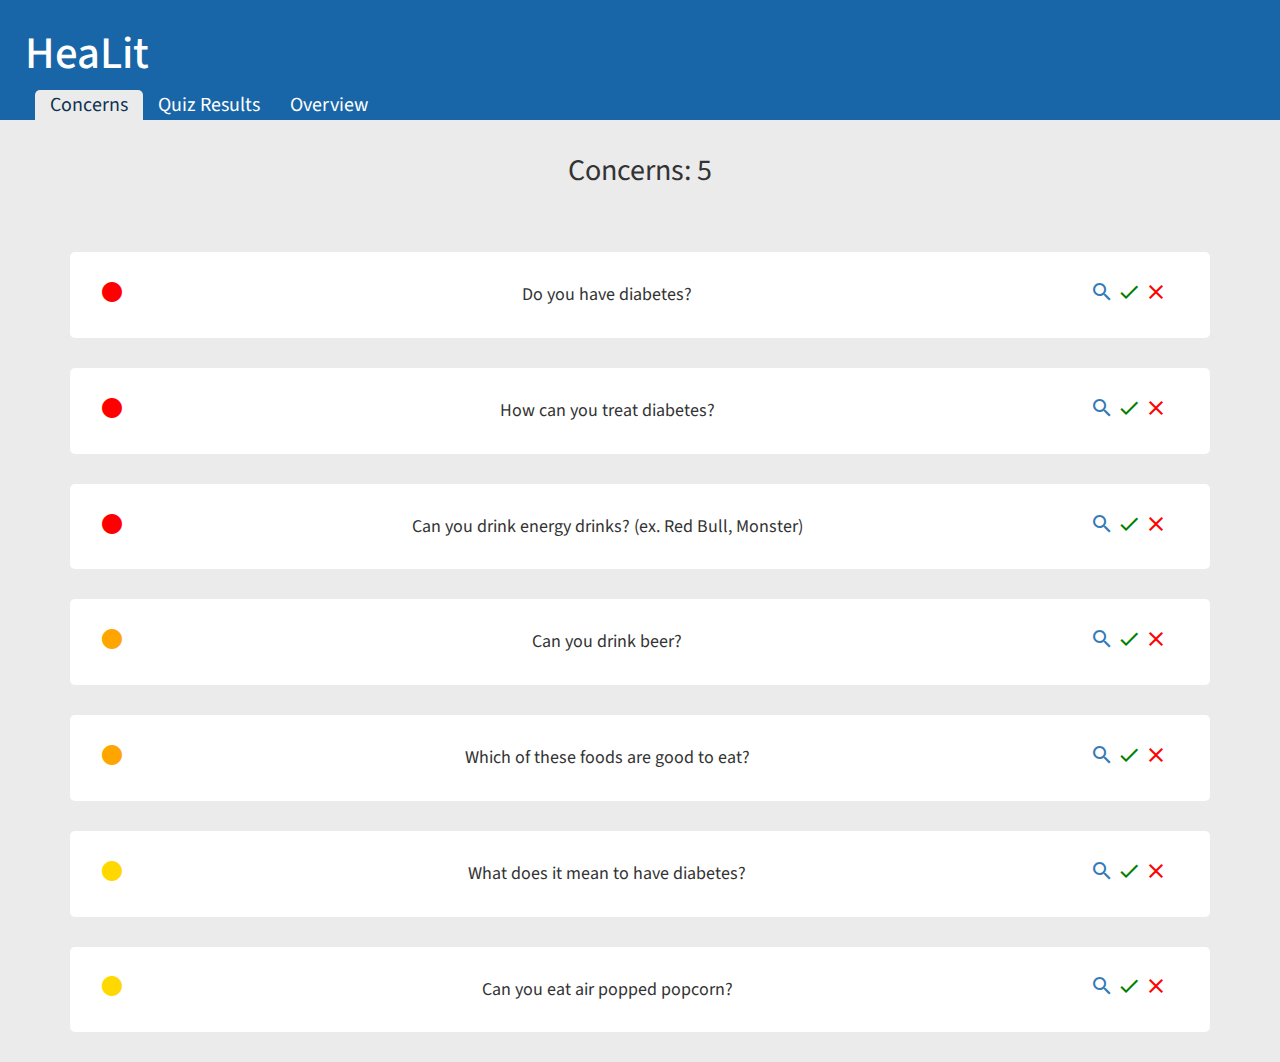
<file: report/concerns.html>
<!DOCTYPE html>
<html lang="en">
  <head>
    <meta charset="utf-8">
    <meta http-equiv="X-UA-Compatible" content="IE=edge">
    <meta name="viewport" content="width=device-width, initial-scale=1">
    <meta name="author" content="Eric Song">
    <link href="http://fonts.googleapis.com/css?family=Source+Sans+Pro:200,300,400,600,700,900,200italic,300italic,400italic,600italic,700italic,900italic" rel="stylesheet" type="text/css">
    <link href="https://fonts.googleapis.com/icon?family=Material+Icons" rel="stylesheet">

    <title>HeaLit Patient Report</title>

    <link href="dist/css/bootstrap.min.css" rel="stylesheet">
    <link href="stylesheet.css" rel="stylesheet">
    <link href="answers.css" rel="stylesheet">
    <link href="quizresults.css" rel="stylesheet">
    <link href="concerns.css" rel="stylesheet">

    <!-- HTML5 shim and Respond.js for IE8 support of HTML5 elements and media queries -->
    <!--[if lt IE 9]>
      <script src="https://oss.maxcdn.com/html5shiv/3.7.2/html5shiv.min.js"></script>
      <script src="https://oss.maxcdn.com/respond/1.4.2/respond.min.js"></script>
    <![endif]-->
  </head>


  <body>
    <div class="header-banner">
      <header class="report-header">
        <h2 class="healit-title">HeaLit</h2>
        <div class="report-navbar">
          <ul class="nav navbar-nav">
            <li><a id="nav-item-active">Concerns</a></li>
            <li><a href="quizresults.html">Quiz Results</a></li>
            <li><a href="overview.html">Overview</a></li>
          </ul>
        </div>
      </header>
  </div>

      <div class="scores-container">
        <div class="concerns-total">
          Concerns: 12
        </div>
      </div>

      <div id="concern-item-model" class="parent hidden">  

        <div id="colLeft">
          <i class="material-icons very-high">lens</i>
        </div>

        <div id="colCenter">
          Some really long text in the center. Some really long text in the center.
          Some really long text in the center. Some really long text in the center.
        </div>

        <div id="colRight">
          <a href="#"
              data-toggle="modal"
              data-target="#basicModal">
            <i class="material-icons">search</i>
          </a>
          <i class="material-icons correct">done</i>
          <i class="material-icons incorrect">close</i>
        </div>

      </div>

    <div class="container">
    </div><!-- /.container -->

    <div class="modal fade" id="basicModal" tabindex="-1" role="dialog" aria-labelledby="basicModal" aria-hidden="true">
      <div class="modal-dialog">
        <div class="modal-content">
          <div class="modal-header">
            <h4 class="modal-title" id="myModalLabel">Concern Title</h4>
          </div>
          <div class="modal-body">
            <div class="question-answer-item modal-question-answer-item">
              <div class="question">
                  How are you feeling today?
              </div>
              <div class="answers-container">
              </div>
            </div>
          </div>
          <div class="modal-footer">
            <button type="button" class="btn btn-default" style="float: left;">See Previous Answers</button>
            <button type="button" class="btn btn-default" data-dismiss="modal">Close</button>
          </div>
        </div>
      </div>
    </div>

    <div id="answer-model" class="answer hidden">
      <div class="answer-icon">
        <i class="material-icons"></i>
      </div>
      <div class="answer-text">
        excellent
      </div>
      <div class="clear"></div>
    </div>

    <script src="https://ajax.googleapis.com/ajax/libs/jquery/1.11.3/jquery.min.js"></script>
    <script src="dist/js/bootstrap.min.js"></script>
    <script src="MockData.js"></script>
    <script src="concerns.js"></script>
  </body>
</html>
</file>
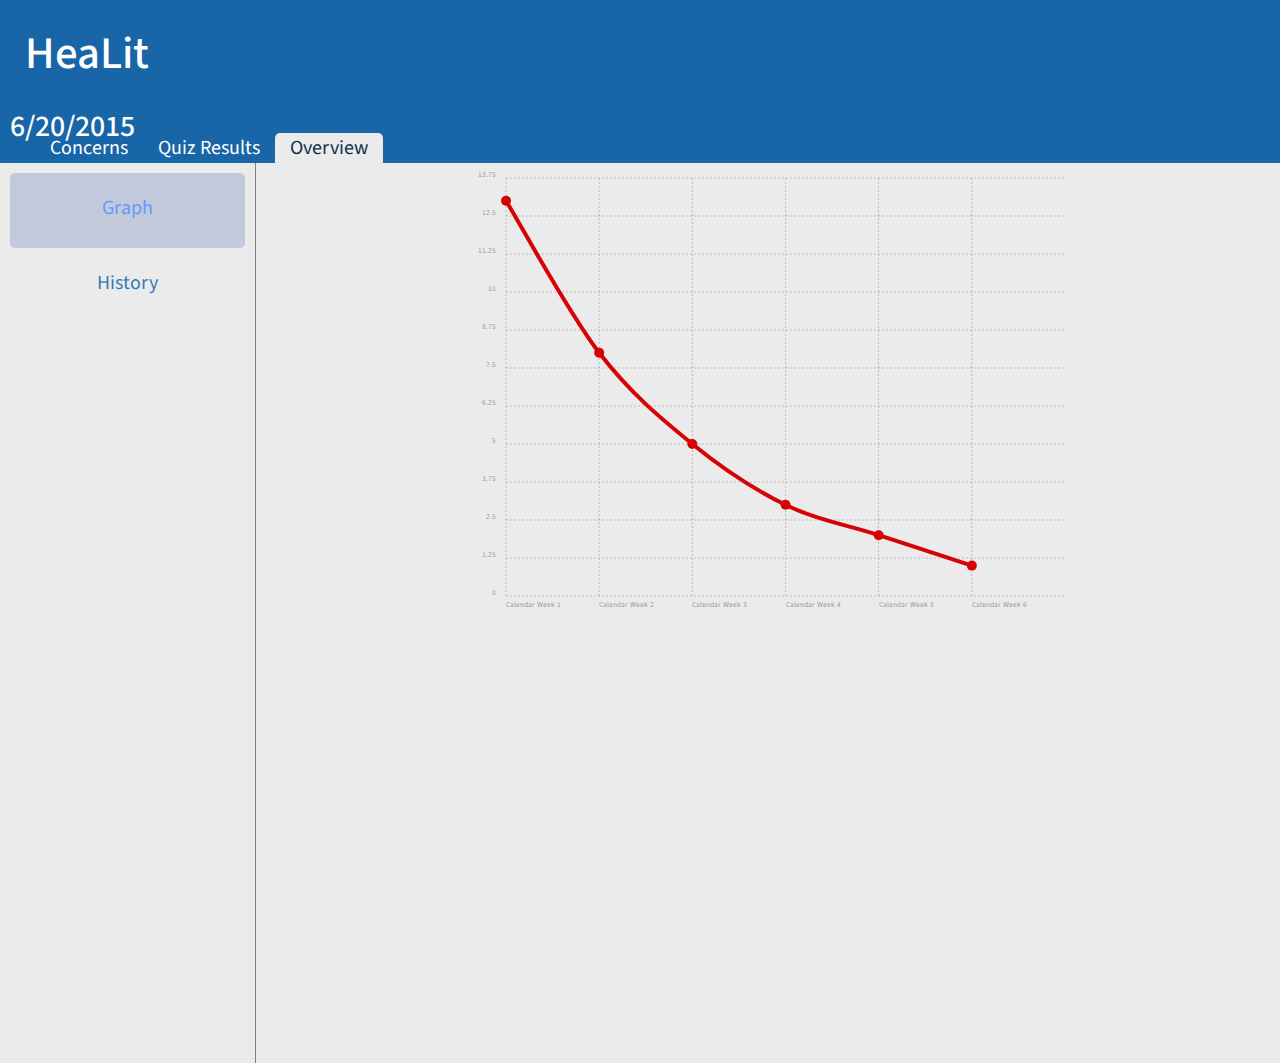
<file: report/overview.html>
<!DOCTYPE html>
<html lang="en">
  <head>
    <meta charset="utf-8">
    <meta http-equiv="X-UA-Compatible" content="IE=edge">
    <meta name="viewport" content="width=device-width, initial-scale=1">
    <meta name="author" content="Eric Song">
    <link href="http://fonts.googleapis.com/css?family=Source+Sans+Pro:200,300,400,600,700,900,200italic,300italic,400italic,600italic,700italic,900italic" rel="stylesheet" type="text/css">
    <link href="https://fonts.googleapis.com/icon?family=Material+Icons" rel="stylesheet">

    <title>HeaLit Patient Report</title>

    <link href="dist/css/bootstrap.min.css" rel="stylesheet">
    <link href="dist/css/chartist.min.css" rel="stylesheet">
    <link href="stylesheet.css" rel="stylesheet">
    <link href="answers.css" rel="stylesheet">
    <link href="concerns.css" rel="stylesheet">
    <link href="overview.css" rel="stylesheet">

    <!-- HTML5 shim and Respond.js for IE8 support of HTML5 elements and media queries -->
    <!--[if lt IE 9]>
      <script src="https://oss.maxcdn.com/html5shiv/3.7.2/html5shiv.min.js"></script>
      <script src="https://oss.maxcdn.com/respond/1.4.2/respond.min.js"></script>
    <![endif]-->
  </head>

  <body>

    <div class="header-banner">
      <header class="report-header">
        <h2 class="healit-title">HeaLit</h2>
        <h2 class="header-date"> 6/20/2015 </h2>
        <div class="report-navbar">
          <ul class="nav navbar-nav">
            <li><a href="concerns.html">Concerns</a></li>
            <li><a href="quizresults.html">Quiz Results</a></li>
            <li><a id="nav-item-active">Overview</a></li>
          </ul>
        </div>
      </header>
  </div>

    <div class="overview-container">
      <div class="overview-sidebar">
        <div class="sidebar-item active-sidebar-item">
          <div class="vertical-center">
            Graph
          </div>
        </div>
        <div class="sidebar-item">
          <div class="vertical-center">
            <a href="overview_history.html">
              History
            </a>
          </div>
        </div>
      </div>
      <div class="overview-content">
        <div class="overview-graph-container">
          <div class="ct-perfect-fourth"></div>
        </div>
      </div>
    </div>

    <script src="https://ajax.googleapis.com/ajax/libs/jquery/1.11.3/jquery.min.js"></script>
    <script src="dist/js/bootstrap.min.js"></script>
    <script src="dist/js/chartist.min.js"></script>
    <script>
    /* Add a basic data series with six labels and values */
    var data = {
      labels: ['1', '2', '3', '4', '5', '6'],
      series: [
        {
          data: [13, 8, 5, 3, 2, 1]
        }
      ]
    };

    /* Set some base options (settings will override the default settings in Chartist.js *see default settings*). We are adding a basic label interpolation function for the xAxis labels. */
    var options = {
      axisX: {
        labelInterpolationFnc: function(value) {
          return 'Calendar Week ' + value;
        }
      }
    };

    /* Now we can specify multiple responsive settings that will override the base settings based on order and if the media queries match. In this example we are changing the visibility of dots and lines as well as use different label interpolations for space reasons. */
    var responsiveOptions = [
      ['screen and (min-width: 641px) and (max-width: 1024px)', {
        showPoint: false,
        axisX: {
          labelInterpolationFnc: function(value) {
            return 'Week ' + value;
          }
        }
      }],
      ['screen and (max-width: 640px)', {
        showLine: false,
        axisX: {
          labelInterpolationFnc: function(value) {
            return 'W' + value;
          }
        }
      }]
    ];

    /* Initialize the chart with the above settings */
    new Chartist.Line('.ct-perfect-fourth', data, options, responsiveOptions);
    </script>
  </body>
</html>
</file>
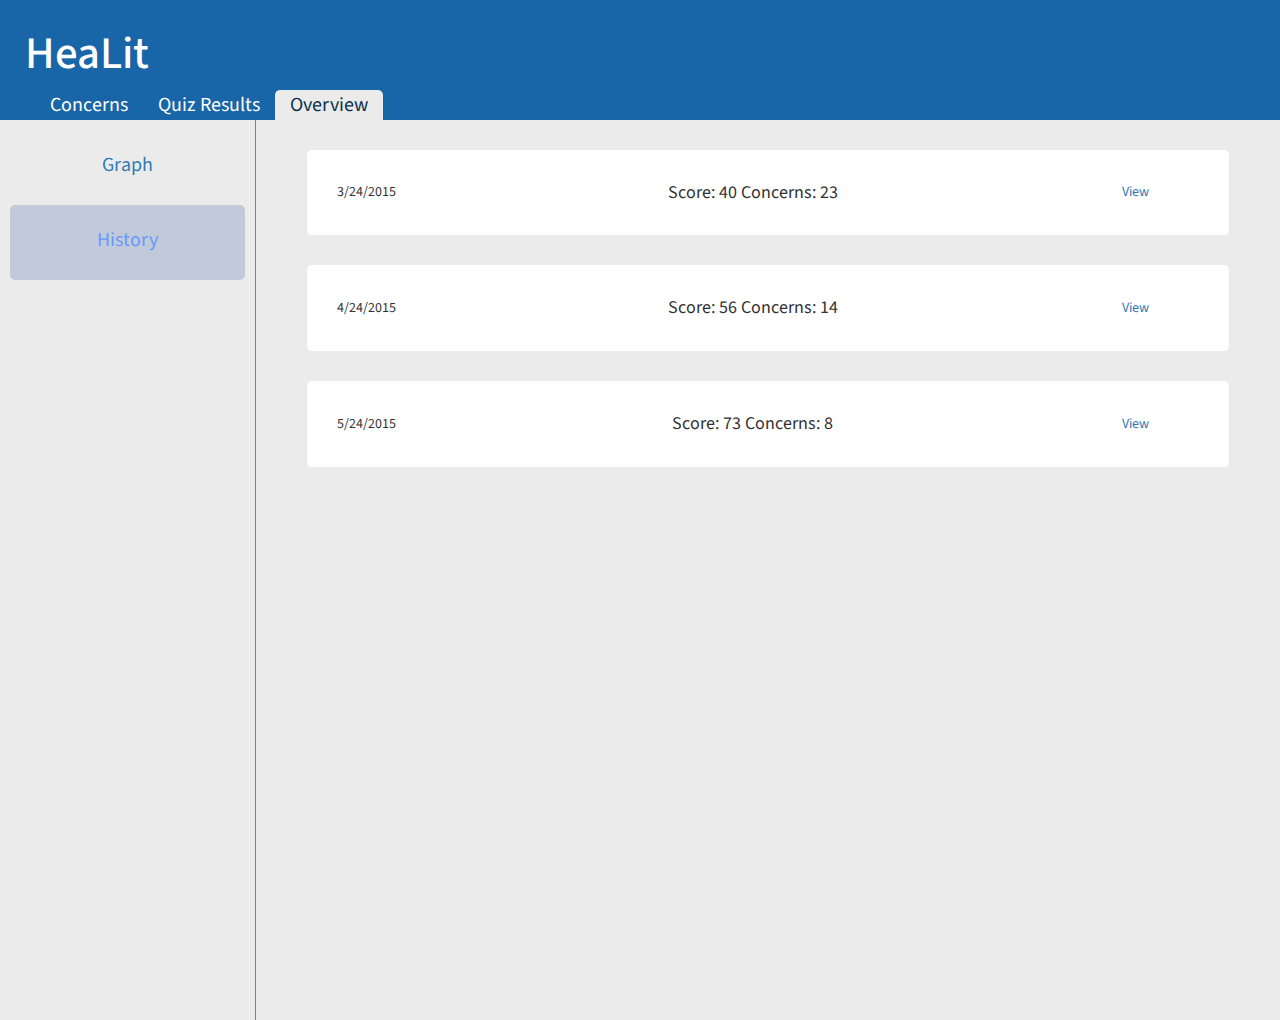
<file: report/overview_history.html>
<!DOCTYPE html>
<html lang="en">
  <head>
    <meta charset="utf-8">
    <meta http-equiv="X-UA-Compatible" content="IE=edge">
    <meta name="viewport" content="width=device-width, initial-scale=1">
    <meta name="author" content="Eric Song">
    <link href="http://fonts.googleapis.com/css?family=Source+Sans+Pro:200,300,400,600,700,900,200italic,300italic,400italic,600italic,700italic,900italic" rel="stylesheet" type="text/css">
    <link href="https://fonts.googleapis.com/icon?family=Material+Icons" rel="stylesheet">

    <title>HeaLit Patient Report</title>

    <link href="dist/css/bootstrap.min.css" rel="stylesheet">
    <link href="stylesheet.css" rel="stylesheet">
    <link href="answers.css" rel="stylesheet">
    <link href="concerns.css" rel="stylesheet">
    <link href="overview.css" rel="stylesheet">

    <!-- HTML5 shim and Respond.js for IE8 support of HTML5 elements and media queries -->
    <!--[if lt IE 9]>
      <script src="https://oss.maxcdn.com/html5shiv/3.7.2/html5shiv.min.js"></script>
      <script src="https://oss.maxcdn.com/respond/1.4.2/respond.min.js"></script>
    <![endif]-->
  </head>

  <body>
    <div class="header-banner">
      <header class="report-header">
        <h2 class="healit-title">HeaLit</h4>
        <div class="report-navbar">
          <ul class="nav navbar-nav">
            <li><a href="concerns.html">Concerns</a></li>
            <li><a href="quizresults.html">Quiz Results</a></li>
            <li><a id="nav-item-active">Overview</a></li>
          </ul>
        </div>
      </header>
    </div>

    <div class="overview-container">
      <div class="overview-sidebar">
        <div class="sidebar-item">
          <div class="vertical-center">
            <a href="overview.html">
              Graph
            </a>
          </div>
        </div>
        <div class="sidebar-item active-sidebar-item">
          <div class="vertical-center">
            History
          </div>
        </div>
      </div>
      <div class="overview-content">
        <div class="parent" style="width:90%">  
          <div id="colLeft">
            3/24/2015
          </div>

          <div id="colCenter">
            Score: 40   Concerns: 23
          </div>

          <div id="colRight">
            <a href="https://www.google.com">
              <div class="btn">
                View
              </div>
            </a>
          </div>
        </div>
        <div class="parent" style="width:90%">  
          <div id="colLeft">
            4/24/2015
          </div>

          <div id="colCenter">
            Score: 56   Concerns: 14
          </div>

          <div id="colRight">
            <a href="https://www.google.com">
              <div class="btn">
                View
              </div>
            </a>
          </div>
        </div>
        <div class="parent" style="width:90%">  
          <div id="colLeft">
            5/24/2015
          </div>

          <div id="colCenter">
            Score: 73   Concerns: 8
          </div>

          <div id="colRight">
            <a href="https://www.google.com">
              <div class="btn">
                View
              </div>
            </a>
          </div>
        </div>

      </div>

    </div>

    <script src="https://ajax.googleapis.com/ajax/libs/jquery/1.11.3/jquery.min.js"></script>
    <script src="dist/js/bootstrap.min.js"></script>
  </body>
</html>
</file>
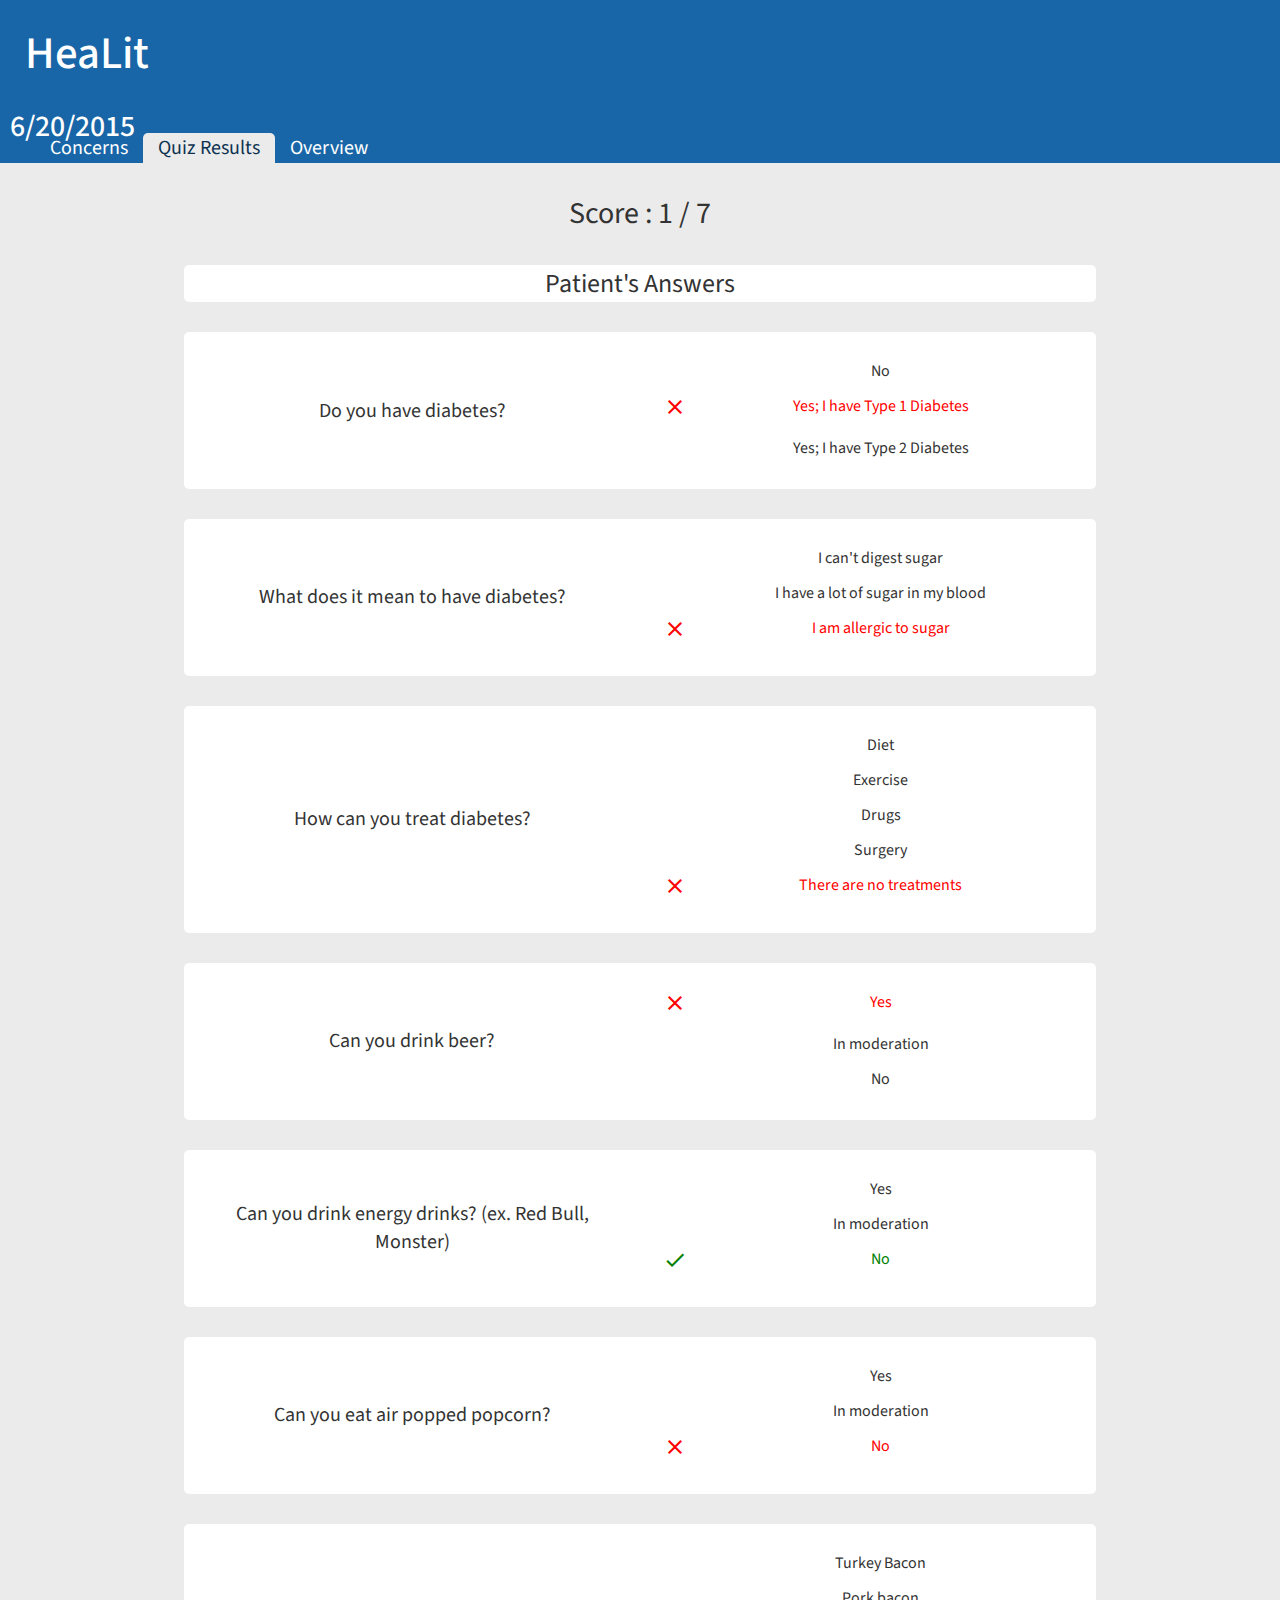
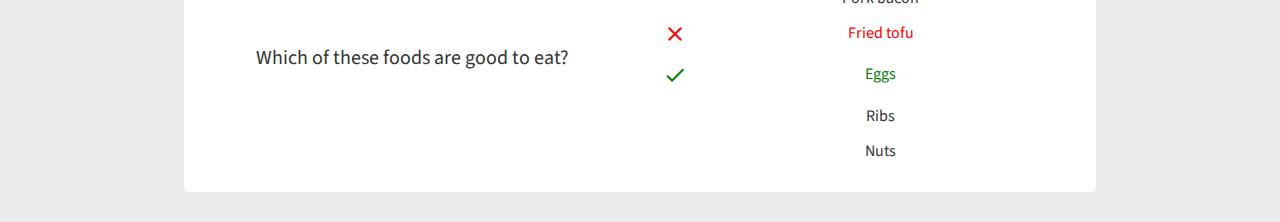
<file: report/quizresults.html>
<!DOCTYPE html>
<html lang="en">
  <head>
    <meta charset="utf-8">
    <meta http-equiv="X-UA-Compatible" content="IE=edge">
    <meta name="viewport" content="width=device-width, initial-scale=1">
    <meta name="author" content="Eric Song">
    <link href="http://fonts.googleapis.com/css?family=Source+Sans+Pro:200,300,400,600,700,900,200italic,300italic,400italic,600italic,700italic,900italic" rel="stylesheet" type="text/css">
    <link href="https://fonts.googleapis.com/icon?family=Material+Icons" rel="stylesheet">

    <title>HeaLit Patient Report</title>

    <link href="dist/css/bootstrap.min.css" rel="stylesheet">
    <link href="stylesheet.css" rel="stylesheet">
    <link href="answers.css" rel="stylesheet">
    <link href="concerns.css" rel="stylesheet">
    <link href="quizresults.css" rel="stylesheet">

    <!-- HTML5 shim and Respond.js for IE8 support of HTML5 elements and media queries -->
    <!--[if lt IE 9]>
      <script src="https://oss.maxcdn.com/html5shiv/3.7.2/html5shiv.min.js"></script>
      <script src="https://oss.maxcdn.com/respond/1.4.2/respond.min.js"></script>
    <![endif]-->
  </head>

  <body>
    <div class="header-banner">
      <header class="report-header">
        <h2 class="healit-title">HeaLit</h4>
        <h2 class="header-date"> 6/20/2015 </h2>
        <div class="report-navbar">
          <ul class="nav navbar-nav">
            <li><a href="concerns.html">Concerns</a></li>
            <li><a id="nav-item-active">Quiz Results</a></li>
            <li><a href="overview.html">Overview</a></li>
          </ul>
        </div>
      </header>
    </div>

    <div id="answer-model" class="answer hidden">
      <div class="answer-icon">
        <i class="material-icons"></i>
      </div>
      <div class="answer-text">
        excellent
      </div>
      <div class="clear"></div>
    </div>

    <div id="question-answer-container-model" class="question-answer-container hidden">  
      <div class="question-answer-item horizontal">
        <div class="question">
            how are you feeling today?
        </div>
        <div class="answers-container">
        </div>
      </div>
    </div>



    <div class="container quizresults-container">

      <div class="scores-container">
        <div class="concerns-total">
          Concerns: 12
        </div>
      </div>

      <div class="question-answer-container">
        <div class="question-answer-title">
          Patient's Answers
        </div>
      </div>

     

    </div>
    <script src="https://ajax.googleapis.com/ajax/libs/jquery/1.11.3/jquery.min.js"></script>
    <script src="dist/js/bootstrap.min.js"></script>
    <script src="MockData.js"></script>
    <script src="quizresults.js"></script>
  </body>
</html>
</file>
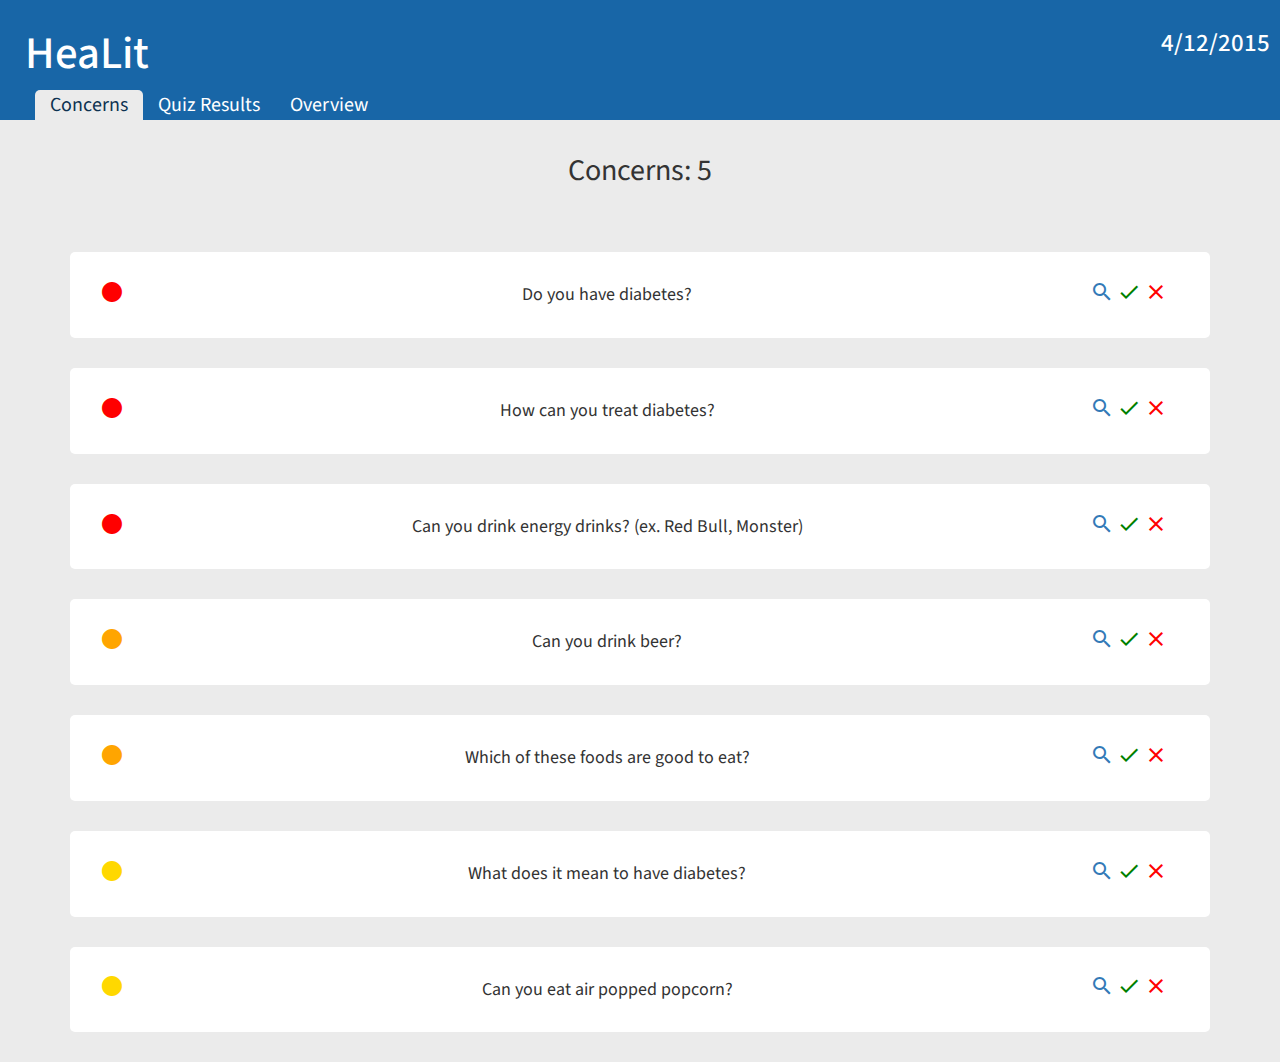
<file: report/report2/concerns.html>
<!DOCTYPE html>
<html lang="en">
  <head>
    <meta charset="utf-8">
    <meta http-equiv="X-UA-Compatible" content="IE=edge">
    <meta name="viewport" content="width=device-width, initial-scale=1">
    <meta name="author" content="Eric Song">
    <link href="http://fonts.googleapis.com/css?family=Source+Sans+Pro:200,300,400,600,700,900,200italic,300italic,400italic,600italic,700italic,900italic" rel="stylesheet" type="text/css">
    <link href="https://fonts.googleapis.com/icon?family=Material+Icons" rel="stylesheet">

    <title>HeaLit Patient Report</title>

    <link href="dist/css/bootstrap.min.css" rel="stylesheet">
    <link href="stylesheet.css" rel="stylesheet">
    <link href="answers.css" rel="stylesheet">
    <link href="quizresults.css" rel="stylesheet">
    <link href="concerns.css" rel="stylesheet">

    <!-- HTML5 shim and Respond.js for IE8 support of HTML5 elements and media queries -->
    <!--[if lt IE 9]>
      <script src="https://oss.maxcdn.com/html5shiv/3.7.2/html5shiv.min.js"></script>
      <script src="https://oss.maxcdn.com/respond/1.4.2/respond.min.js"></script>
    <![endif]-->
  </head>


  <body>
    <div class="header-banner">
      <header class="report-header">
        <h2 class="healit-title">HeaLit</h2>
        <h2 class="header-date"> 4/12/2015 </h2>
        <div class="report-navbar">
          <ul class="nav navbar-nav">
            <li><a id="nav-item-active">Concerns</a></li>
            <li><a href="quizresults.html">Quiz Results</a></li>
            <li><a href="overview.html">Overview</a></li>
          </ul>
        </div>
      </header>
  </div>

      <div class="scores-container">
        <div class="concerns-total">
          Concerns: 12
        </div>
      </div>

      <div id="concern-item-model" class="parent hidden">  

        <div id="colLeft">
          <i class="material-icons very-high">lens</i>
        </div>

        <div id="colCenter">
          Some really long text in the center. Some really long text in the center.
          Some really long text in the center. Some really long text in the center.
        </div>

        <div id="colRight">
          <a href="#"
              data-toggle="modal"
              data-target="#basicModal">
            <i class="material-icons">search</i>
          </a>
          <i class="material-icons correct">done</i>
          <i class="material-icons incorrect">close</i>
        </div>

      </div>

    <div class="container">
    </div><!-- /.container -->

    <div class="modal fade" id="basicModal" tabindex="-1" role="dialog" aria-labelledby="basicModal" aria-hidden="true">
      <div class="modal-dialog">
        <div class="modal-content">
          <div class="modal-header">
            <h4 class="modal-title" id="myModalLabel">Concern Title</h4>
          </div>
          <div class="modal-body">
            <div class="question-answer-item modal-question-answer-item">
              <div class="question">
                  How are you feeling today?
              </div>
              <div class="answers-container">
              </div>
            </div>
          </div>
          <div class="modal-footer">
            <button type="button" class="btn btn-default" style="float: left;">See Previous Answers</button>
            <button type="button" class="btn btn-default" data-dismiss="modal">Close</button>
          </div>
        </div>
      </div>
    </div>

    <div id="answer-model" class="answer hidden">
      <div class="answer-icon">
        <i class="material-icons"></i>
      </div>
      <div class="answer-text">
        excellent
      </div>
      <div class="clear"></div>
    </div>

    <script src="https://ajax.googleapis.com/ajax/libs/jquery/1.11.3/jquery.min.js"></script>
    <script src="dist/js/bootstrap.min.js"></script>
    <script src="MockData.js"></script>
    <script src="concerns.js"></script>
  </body>
</html>
</file>
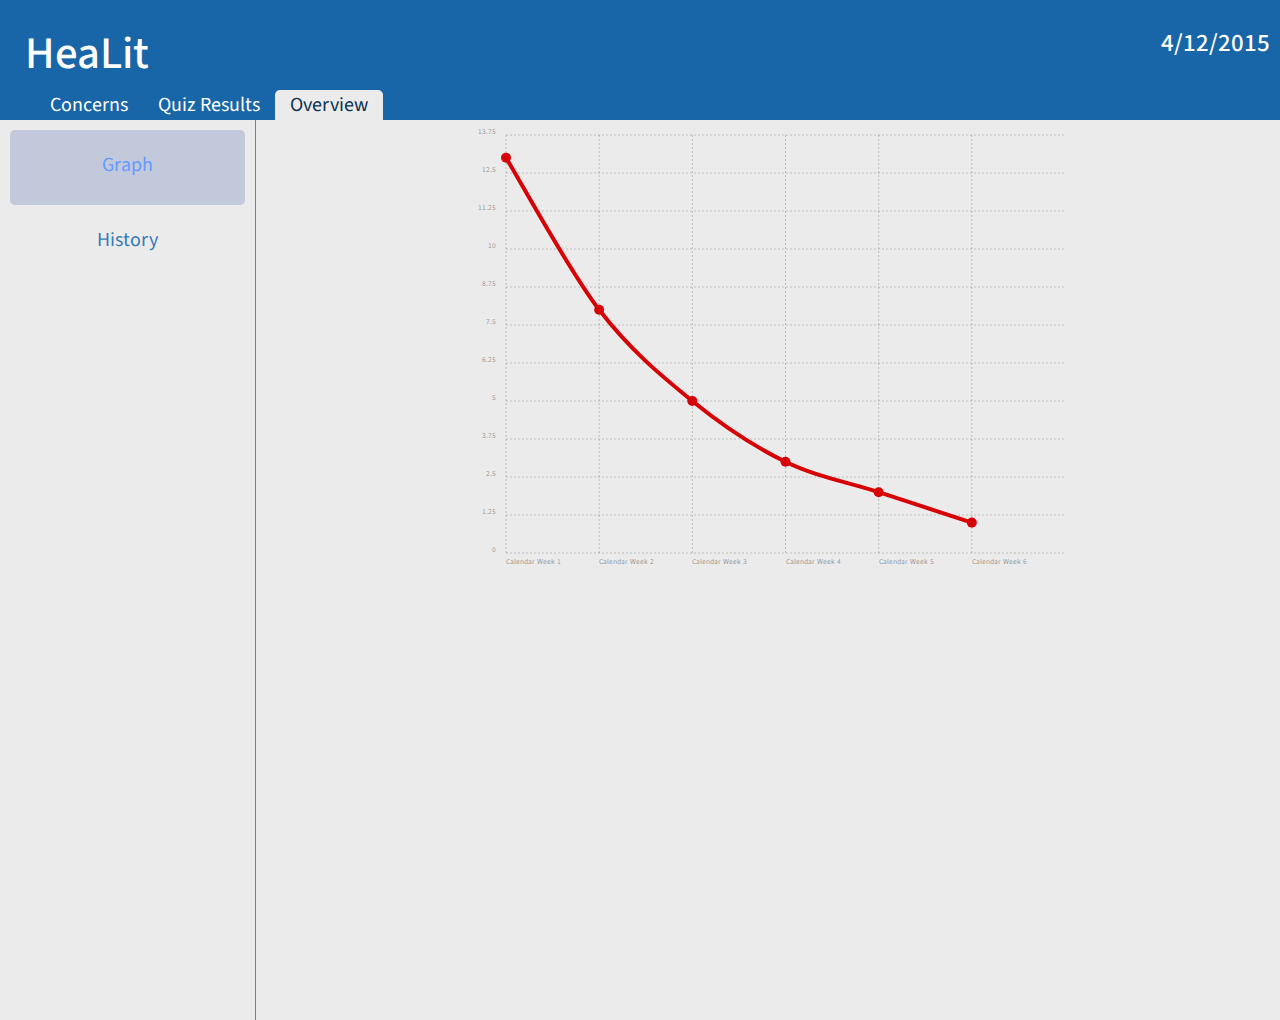
<file: report/report2/overview.html>
<!DOCTYPE html>
<html lang="en">
  <head>
    <meta charset="utf-8">
    <meta http-equiv="X-UA-Compatible" content="IE=edge">
    <meta name="viewport" content="width=device-width, initial-scale=1">
    <meta name="author" content="Eric Song">
    <link href="http://fonts.googleapis.com/css?family=Source+Sans+Pro:200,300,400,600,700,900,200italic,300italic,400italic,600italic,700italic,900italic" rel="stylesheet" type="text/css">
    <link href="https://fonts.googleapis.com/icon?family=Material+Icons" rel="stylesheet">

    <title>HeaLit Patient Report</title>

    <link href="dist/css/bootstrap.min.css" rel="stylesheet">
    <link href="dist/css/chartist.min.css" rel="stylesheet">
    <link href="stylesheet.css" rel="stylesheet">
    <link href="answers.css" rel="stylesheet">
    <link href="concerns.css" rel="stylesheet">
    <link href="overview.css" rel="stylesheet">

    <!-- HTML5 shim and Respond.js for IE8 support of HTML5 elements and media queries -->
    <!--[if lt IE 9]>
      <script src="https://oss.maxcdn.com/html5shiv/3.7.2/html5shiv.min.js"></script>
      <script src="https://oss.maxcdn.com/respond/1.4.2/respond.min.js"></script>
    <![endif]-->
  </head>

  <body>

    <div class="header-banner">
      <header class="report-header">
        <h2 class="healit-title">HeaLit</h2>
        <h2 class="header-date"> 4/12/2015 </h2>
        <div class="report-navbar">
          <ul class="nav navbar-nav">
            <li><a href="concerns.html">Concerns</a></li>
            <li><a href="quizresults.html">Quiz Results</a></li>
            <li><a id="nav-item-active">Overview</a></li>
          </ul>
        </div>
      </header>
  </div>

    <div class="overview-container">
      <div class="overview-sidebar">
        <div class="sidebar-item active-sidebar-item">
          <div class="vertical-center">
            Graph
          </div>
        </div>
        <div class="sidebar-item">
          <div class="vertical-center">
            <a href="overview_history.html">
              History
            </a>
          </div>
        </div>
      </div>
      <div class="overview-content">
        <div class="overview-graph-container">
          <div class="ct-perfect-fourth"></div>
        </div>
      </div>
    </div>

    <script src="https://ajax.googleapis.com/ajax/libs/jquery/1.11.3/jquery.min.js"></script>
    <script src="dist/js/bootstrap.min.js"></script>
    <script src="dist/js/chartist.min.js"></script>
    <script>
    /* Add a basic data series with six labels and values */
    var data = {
      labels: ['1', '2', '3', '4', '5', '6'],
      series: [
        {
          data: [13, 8, 5, 3, 2, 1]
        }
      ]
    };

    /* Set some base options (settings will override the default settings in Chartist.js *see default settings*). We are adding a basic label interpolation function for the xAxis labels. */
    var options = {
      axisX: {
        labelInterpolationFnc: function(value) {
          return 'Calendar Week ' + value;
        }
      }
    };

    /* Now we can specify multiple responsive settings that will override the base settings based on order and if the media queries match. In this example we are changing the visibility of dots and lines as well as use different label interpolations for space reasons. */
    var responsiveOptions = [
      ['screen and (min-width: 641px) and (max-width: 1024px)', {
        showPoint: false,
        axisX: {
          labelInterpolationFnc: function(value) {
            return 'Week ' + value;
          }
        }
      }],
      ['screen and (max-width: 640px)', {
        showLine: false,
        axisX: {
          labelInterpolationFnc: function(value) {
            return 'W' + value;
          }
        }
      }]
    ];

    /* Initialize the chart with the above settings */
    new Chartist.Line('.ct-perfect-fourth', data, options, responsiveOptions);
    </script>
  </body>
</html>
</file>
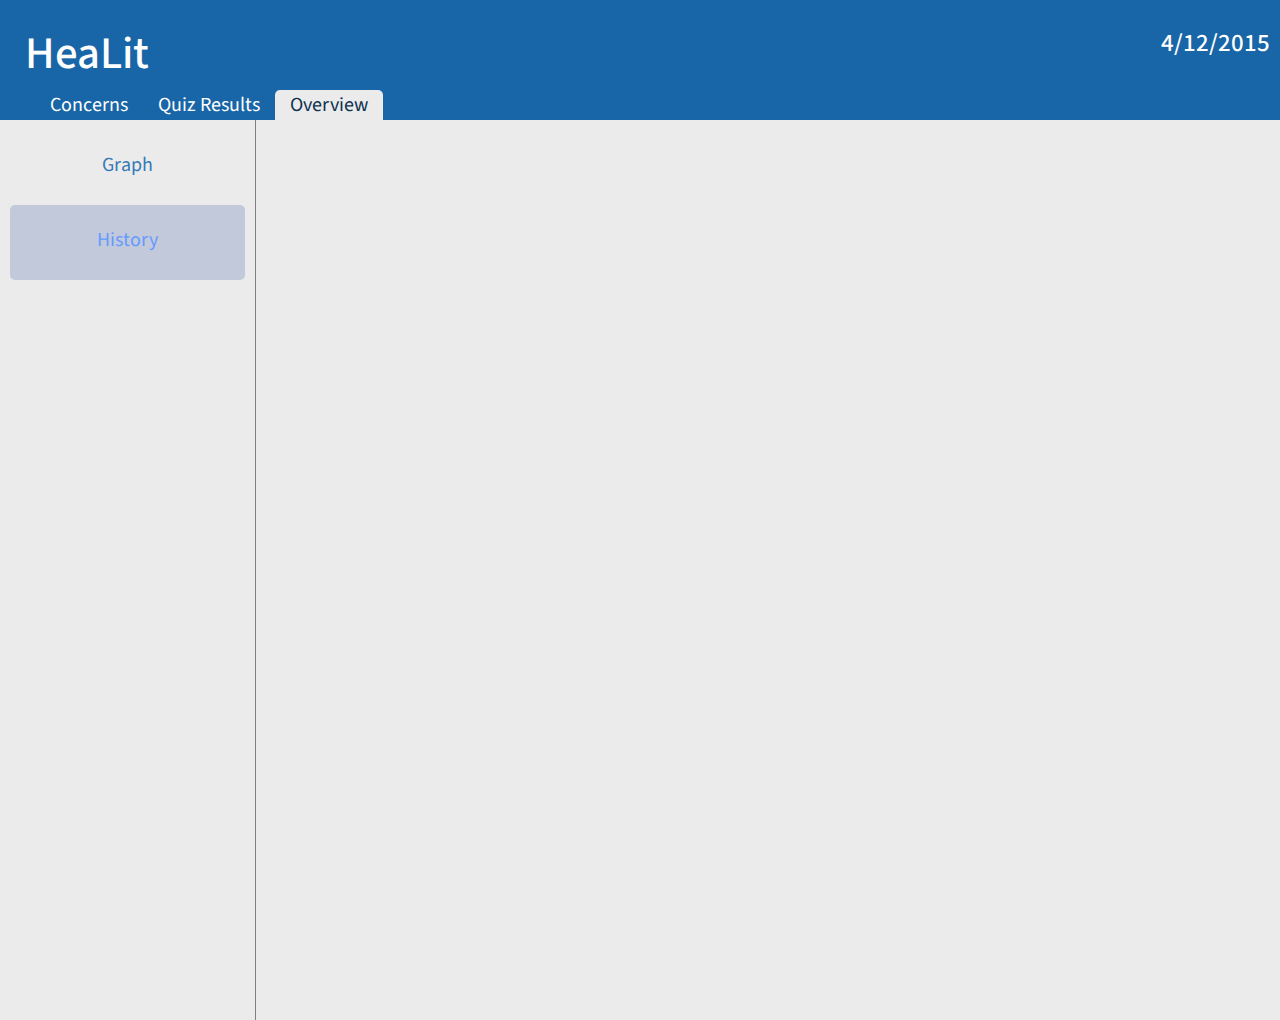
<file: report/report2/overview_history.html>
<!DOCTYPE html>
<html lang="en">
  <head>
    <meta charset="utf-8">
    <meta http-equiv="X-UA-Compatible" content="IE=edge">
    <meta name="viewport" content="width=device-width, initial-scale=1">
    <meta name="author" content="Eric Song">
    <link href="http://fonts.googleapis.com/css?family=Source+Sans+Pro:200,300,400,600,700,900,200italic,300italic,400italic,600italic,700italic,900italic" rel="stylesheet" type="text/css">
    <link href="https://fonts.googleapis.com/icon?family=Material+Icons" rel="stylesheet">

    <title>HeaLit Patient Report</title>

    <link href="dist/css/bootstrap.min.css" rel="stylesheet">
    <link href="stylesheet.css" rel="stylesheet">
    <link href="answers.css" rel="stylesheet">
    <link href="concerns.css" rel="stylesheet">
    <link href="overview.css" rel="stylesheet">

    <!-- HTML5 shim and Respond.js for IE8 support of HTML5 elements and media queries -->
    <!--[if lt IE 9]>
      <script src="https://oss.maxcdn.com/html5shiv/3.7.2/html5shiv.min.js"></script>
      <script src="https://oss.maxcdn.com/respond/1.4.2/respond.min.js"></script>
    <![endif]-->
  </head>

  <body>
    <div class="header-banner">
      <header class="report-header">
        <h2 class="healit-title">HeaLit</h4>
        <h2 class="header-date"> 4/12/2015 </h2>
        <div class="report-navbar">
          <ul class="nav navbar-nav">
            <li><a href="concerns.html">Concerns</a></li>
            <li><a href="quizresults.html">Quiz Results</a></li>
            <li><a id="nav-item-active">Overview</a></li>
          </ul>
        </div>
      </header>
    </div>

    <div class="overview-container">
      <div class="overview-sidebar">
        <div class="sidebar-item">
          <div class="vertical-center">
            <a href="overview.html">
              Graph
            </a>
          </div>
        </div>
        <div class="sidebar-item active-sidebar-item">
          <div class="vertical-center">
            History
          </div>
        </div>
      </div>
      <div class="overview-content">
      </div>

    </div>

    <script src="https://ajax.googleapis.com/ajax/libs/jquery/1.11.3/jquery.min.js"></script>
    <script src="dist/js/bootstrap.min.js"></script>
  </body>
</html>
</file>
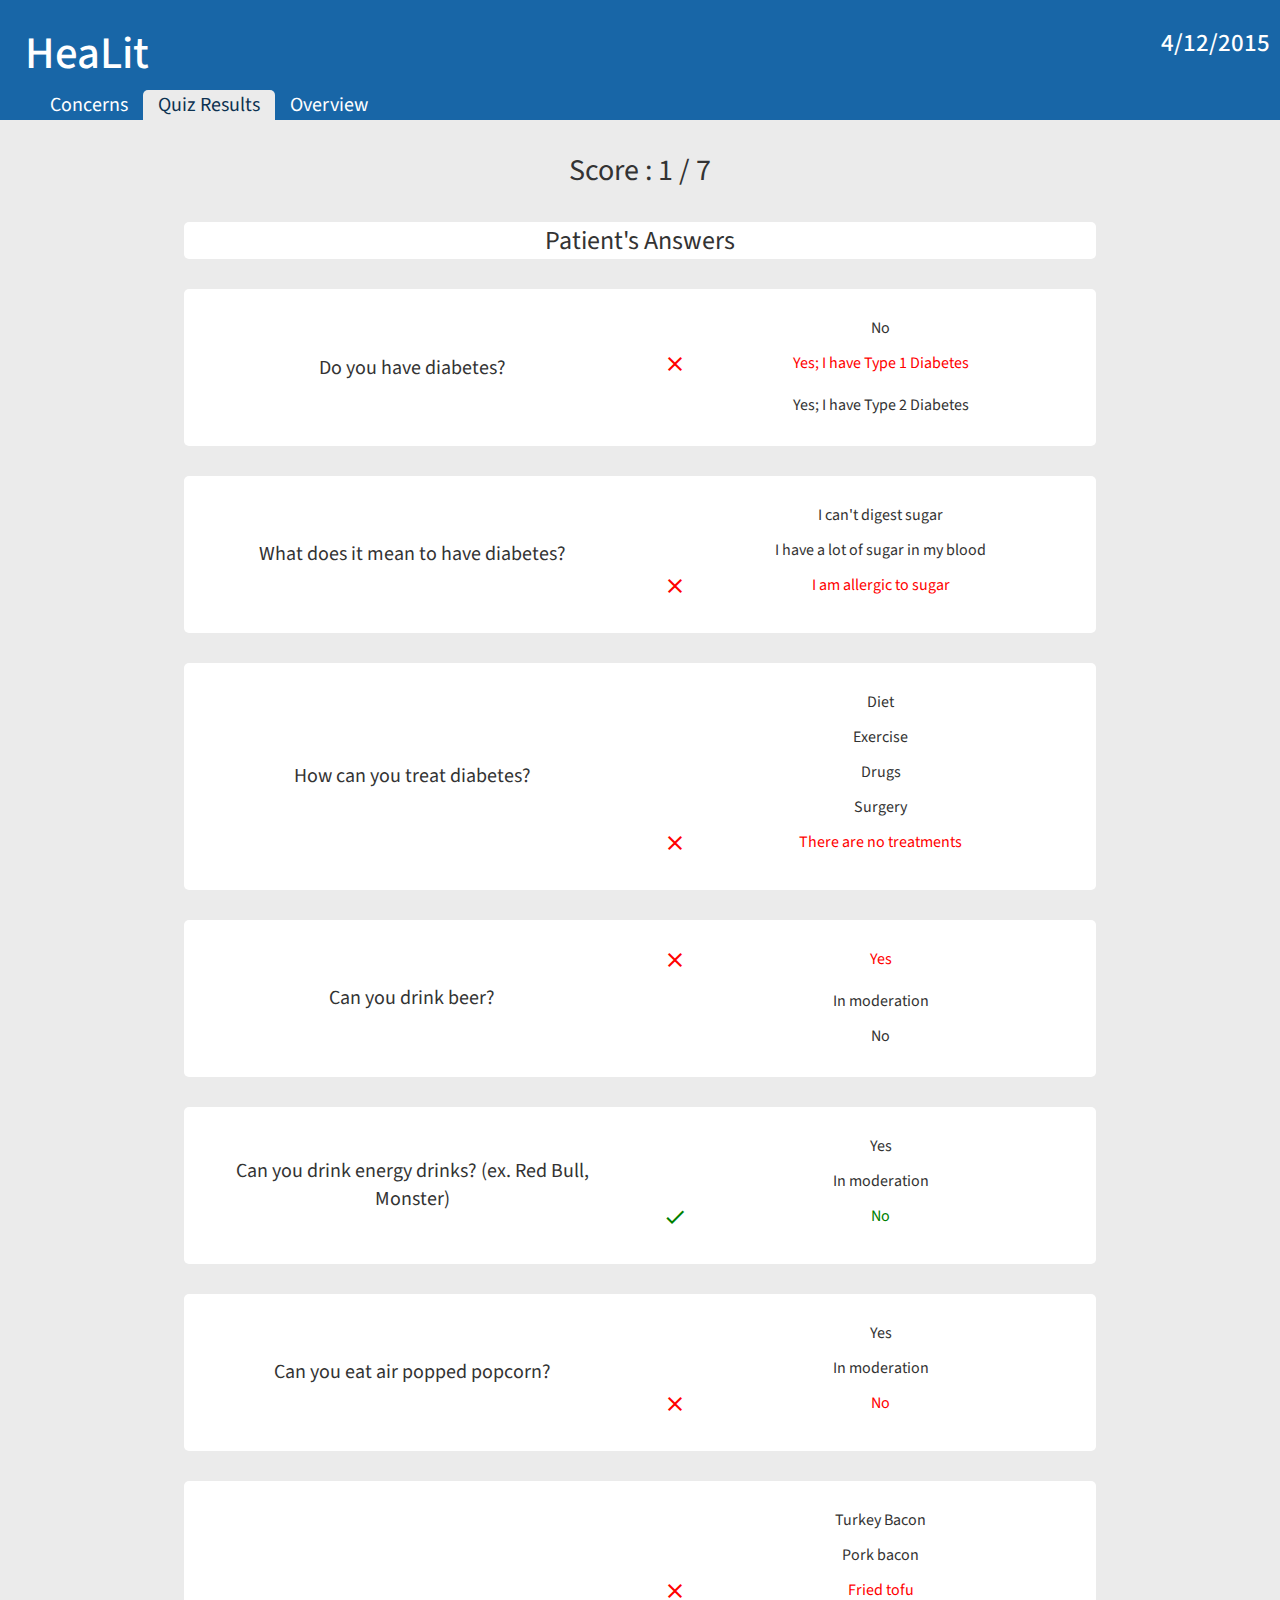
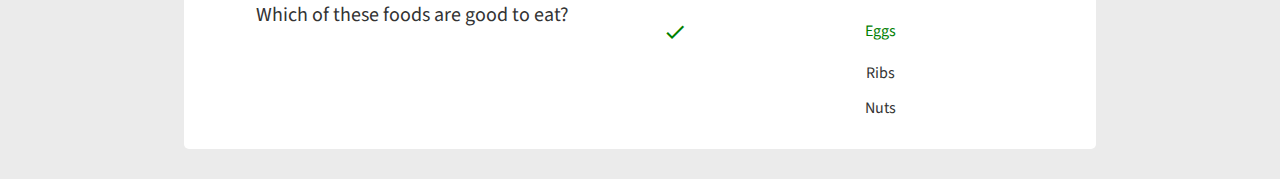
<file: report/report2/quizresults.html>
<!DOCTYPE html>
<html lang="en">
  <head>
    <meta charset="utf-8">
    <meta http-equiv="X-UA-Compatible" content="IE=edge">
    <meta name="viewport" content="width=device-width, initial-scale=1">
    <meta name="author" content="Eric Song">
    <link href="http://fonts.googleapis.com/css?family=Source+Sans+Pro:200,300,400,600,700,900,200italic,300italic,400italic,600italic,700italic,900italic" rel="stylesheet" type="text/css">
    <link href="https://fonts.googleapis.com/icon?family=Material+Icons" rel="stylesheet">

    <title>HeaLit Patient Report</title>

    <link href="dist/css/bootstrap.min.css" rel="stylesheet">
    <link href="stylesheet.css" rel="stylesheet">
    <link href="answers.css" rel="stylesheet">
    <link href="concerns.css" rel="stylesheet">
    <link href="quizresults.css" rel="stylesheet">

    <!-- HTML5 shim and Respond.js for IE8 support of HTML5 elements and media queries -->
    <!--[if lt IE 9]>
      <script src="https://oss.maxcdn.com/html5shiv/3.7.2/html5shiv.min.js"></script>
      <script src="https://oss.maxcdn.com/respond/1.4.2/respond.min.js"></script>
    <![endif]-->
  </head>

  <body>
    <div class="header-banner">
      <header class="report-header">
        <h2 class="healit-title">HeaLit</h4>
        <h2 class="header-date"> 4/12/2015 </h2>
        <div class="report-navbar">
          <ul class="nav navbar-nav">
            <li><a href="concerns.html">Concerns</a></li>
            <li><a id="nav-item-active">Quiz Results</a></li>
            <li><a href="overview.html">Overview</a></li>
          </ul>
        </div>
      </header>
    </div>

    <div id="answer-model" class="answer hidden">
      <div class="answer-icon">
        <i class="material-icons"></i>
      </div>
      <div class="answer-text">
        excellent
      </div>
      <div class="clear"></div>
    </div>

    <div id="question-answer-container-model" class="question-answer-container hidden">  
      <div class="question-answer-item horizontal">
        <div class="question">
            how are you feeling today?
        </div>
        <div class="answers-container">
        </div>
      </div>
    </div>



    <div class="container quizresults-container">

      <div class="scores-container">
        <div class="concerns-total">
          Concerns: 12
        </div>
      </div>

      <div class="question-answer-container">
        <div class="question-answer-title">
          Patient's Answers
        </div>
      </div>

     

    </div>
    <script src="https://ajax.googleapis.com/ajax/libs/jquery/1.11.3/jquery.min.js"></script>
    <script src="dist/js/bootstrap.min.js"></script>
    <script src="MockData.js"></script>
    <script src="quizresults.js"></script>
  </body>
</html>
</file>
<file: report/stylesheet.css>
html, body {
  font-family: 'Geneva', 'Source Sans Pro';
  height: 100%;
  margin: 0px;
  padding: 0px;
  background-color: #ebebeb;
}

.hidden {
    display: none
}

.header-banner {
  background-color: #1866a7
}

.report-header {
  position: relative;
  font-size: 20px;
  padding: 10px 10px 10px 10px;
  color: white
}

.healit-title {
  padding: 0 15px;
  margin-bottom: 30px;
  font-size: 45px;
}

.report-navbar {
  position: absolute;
  bottom: 0px;
  left: 35px;
  display: inline-block;
  /*float: left;*/
}

.navbar-nav li a{
  color: white;
  padding: 5px 15px;
}

.navbar-nav > li > a:hover {
  background-color: inherit;
  color: #0d3251;
}

#nav-item-active {
  background-color: #ebebeb;
  -webkit-border-radius: 5px 5px 0px 0px;
  -moz-border-radius: 5px 5px 0px 0px;
  border-radius: 5px 5px 0px 0px;
  color: #0d3251;
}

.vertical-center {
  position: relative;
  min-height: 0px;
  top: 50%;
  transform: translateY(-50%);
}


.clear {
  clear: both;
}
</file>
<file: report/answers.css>
.question {
  font-size: 20px;
  padding: 20px 20px;
}

.answers-container {
  padding: 20px 20px;
}

.answer {
  display: table;
  width: 100%;
  font-size: 16px;
  height: 30px;
  margin-top: 5px;
  margin-bottom: 5px;
  padding: 3px 3px;
  clear: both;
}

.incorrect {
  color: red;
}

.correct {
  color: green;
}

.answer-icon {
  float: left;
  width: 25px;
  height: 100%;
  float: left;
}

.answer-text {
  width: 100%;
  height: 100%;
  text-align: center;
}
</file>
<file: report/quizresults.css>
.quizresults-container {
  overflow-y: auto;
}

.scores-container {
  display: table;
  width: 60%;
  margin: 30px auto;
}

.score-total, .concerns-total {
  display: table-cell;
  font-size: 30px;
  text-align: center;
  vertical-align: middle;
}

.question-answer-container {
  width: 80%;
  margin: 30px auto;
  background-color: #fff;
  -webkit-border-radius: 5px 5px 5px 5px;
  -moz-border-radius: 5px 5px 5px 5px;
  border-radius: 5px 5px 5px 5px;
}

.question-answer-title {
  width: 100%;
  font-size: 26px;
  text-align: center;
}

.question-answer-item {
  display: table;
}

.modal-question-answer-item {
    width: 90%;
}

.horizontal {
    display: table;
    width: 100%;
}

.horizontal .question {
  display: table-cell;
  vertical-align: middle;
  text-align: center;
  margin-top: -20px;
  width: 50%;
}

.horizontal .answers-container {
  display: table-cell;
  width: 50%;
}
</file>
<file: report/concerns.css>
.container {
  /*padding: 10px 0 0 0;*/
}

.parent {
  display: table;
  width: 100%;
  margin: 30px auto;
  background-color: #fff;
  -webkit-border-radius: 5px 5px 5px 5px;
  -moz-border-radius: 5px 5px 5px 5px;
  border-radius: 5px 5px 5px 5px;

  -webkit-animation: fadeOut 500ms;
  -moz-animation: fadeOut 500ms;
  animation: fadeOut 500ms;
}

#concern-item-model {
  width: 100%;
}

#colLeft {
  display: table-cell;
  width: 50px;
  vertical-align: middle;
  padding: 0 30px;
}

#colCenter {
  margin: 0 auto;
  display: table-cell;
  vertical-align: middle;
  text-align: center;
  font-size: 18px;
  padding: 30px 0;
}

#colRight {
  display: table-cell;
  width: 150px;
  vertical-align: middle;
  padding: 0 30px;
}

#colRight i {
    cursor: pointer;
}

#colwrap{
  overflow: hidden;
}

.very-high {
  color: red
}

.high {
  color: orange
}

.medium {
  color: #FFD800
}
</file>
<file: report/overview.css>
.overview-container {
  width: 100%;
  height: 100%;
}

.overview-graph-container {
    padding: 100px 100px;
    margin: 100px 100px;
    padding-top: 0px;
    margin-top: 0px;
}

.overview-sidebar {
  float: left;
  width: 20%;
  height: 100%;
  border-right: 1px solid grey;
  padding-top: 10px;
  padding-left: 10px;
  padding-right: 10px;
}

.sidebar-item {
  width: 100%;
  height: 75px;
  font-size: 20px;
  color: #6699FF;
  text-align: center;
  -webkit-border-radius: 5px 5px 5px 5px;
  -moz-border-radius: 5px 5px 5px 5px;
  border-radius: 5px 5px 5px 5px;
  padding-bottom: 5px;
}

.active-sidebar-item {
  background-color: #C1C9DA;
}

.overview-content {
  float: left;
  width: 80%;
  height: 100%;
}

#canvas {
  padding 50px 50px;
}
</file>
<file: report/report2/stylesheet.css>
html, body {
  font-family: 'Geneva', 'Source Sans Pro';
  height: 100%;
  margin: 0px;
  padding: 0px;
  background-color: #ebebeb;
}

.hidden {
    display: none
}

.header-banner {
  background-color: #1866a7
}

.report-header {
  position: relative;
  font-size: 20px;
  padding: 10px 10px 10px 10px;
  color: white
}

.healit-title {
  display: inline-block;
  padding: 0 15px;
  margin-bottom: 30px;
  font-size: 45px;
}

.header-date {
  display: inline-block;
  float: right;
  font-size: 25px;
}

.report-navbar {
  position: absolute;
  bottom: 0px;
  left: 35px;
  display: inline-block;
  /*float: left;*/
}

.navbar-nav li a{
  color: white;
  padding: 5px 15px;
}

.navbar-nav > li > a:hover {
  background-color: inherit;
  color: #0d3251;
}

#nav-item-active {
  background-color: #ebebeb;
  -webkit-border-radius: 5px 5px 0px 0px;
  -moz-border-radius: 5px 5px 0px 0px;
  border-radius: 5px 5px 0px 0px;
  color: #0d3251;
}

.vertical-center {
  position: relative;
  min-height: 0px;
  top: 50%;
  transform: translateY(-50%);
}


.clear {
  clear: both;
}
</file>
<file: report/report2/answers.css>
.question {
  font-size: 20px;
  padding: 20px 20px;
}

.answers-container {
  padding: 20px 20px;
}

.answer {
  display: table;
  width: 100%;
  font-size: 16px;
  height: 30px;
  margin-top: 5px;
  margin-bottom: 5px;
  padding: 3px 3px;
  clear: both;
}

.incorrect {
  color: red;
}

.correct {
  color: green;
}

.answer-icon {
  float: left;
  width: 25px;
  height: 100%;
  float: left;
}

.answer-text {
  width: 100%;
  height: 100%;
  text-align: center;
}
</file>
<file: report/report2/quizresults.css>
.quizresults-container {
  overflow-y: auto;
}

.scores-container {
  display: table;
  width: 60%;
  margin: 30px auto;
}

.score-total, .concerns-total {
  display: table-cell;
  font-size: 30px;
  text-align: center;
  vertical-align: middle;
}

.question-answer-container {
  width: 80%;
  margin: 30px auto;
  background-color: #fff;
  -webkit-border-radius: 5px 5px 5px 5px;
  -moz-border-radius: 5px 5px 5px 5px;
  border-radius: 5px 5px 5px 5px;
}

.question-answer-title {
  width: 100%;
  font-size: 26px;
  text-align: center;
}

.question-answer-item {
  display: table;
}

.modal-question-answer-item {
    width: 90%;
}

.horizontal {
    display: table;
    width: 100%;
}

.horizontal .question {
  display: table-cell;
  vertical-align: middle;
  text-align: center;
  margin-top: -20px;
  width: 50%;
}

.horizontal .answers-container {
  display: table-cell;
  width: 50%;
}
</file>
<file: report/report2/concerns.css>
.container {
  /*padding: 10px 0 0 0;*/
}

.parent {
  display: table;
  width: 100%;
  margin: 30px auto;
  background-color: #fff;
  -webkit-border-radius: 5px 5px 5px 5px;
  -moz-border-radius: 5px 5px 5px 5px;
  border-radius: 5px 5px 5px 5px;

  -webkit-animation: fadeOut 500ms;
  -moz-animation: fadeOut 500ms;
  animation: fadeOut 500ms;
}

#concern-item-model {
  width: 100%;
}

#colLeft {
  display: table-cell;
  width: 50px;
  vertical-align: middle;
  padding: 0 30px;
}

#colCenter {
  margin: 0 auto;
  display: table-cell;
  vertical-align: middle;
  text-align: center;
  font-size: 18px;
  padding: 30px 0;
}

#colRight {
  display: table-cell;
  width: 150px;
  vertical-align: middle;
  padding: 0 30px;
}

#colRight i {
    cursor: pointer;
}

#colwrap{
  overflow: hidden;
}

.very-high {
  color: red
}

.high {
  color: orange
}

.medium {
  color: #FFD800
}
</file>
<file: report/report2/overview.css>
.overview-container {
  width: 100%;
  height: 100%;
}

.overview-graph-container {
    padding: 100px 100px;
    margin: 100px 100px;
    padding-top: 0px;
    margin-top: 0px;
}

.overview-sidebar {
  float: left;
  width: 20%;
  height: 100%;
  border-right: 1px solid grey;
  padding-top: 10px;
  padding-left: 10px;
  padding-right: 10px;
}

.sidebar-item {
  width: 100%;
  height: 75px;
  font-size: 20px;
  color: #6699FF;
  text-align: center;
  -webkit-border-radius: 5px 5px 5px 5px;
  -moz-border-radius: 5px 5px 5px 5px;
  border-radius: 5px 5px 5px 5px;
  padding-bottom: 5px;
}

.active-sidebar-item {
  background-color: #C1C9DA;
}

.overview-content {
  float: left;
  width: 80%;
  height: 100%;
}

#canvas {
  padding 50px 50px;
}
</file>
<file: report/dist/css/chartist.min.css>
.ct-double-octave:after,.ct-major-eleventh:after,.ct-major-second:after,.ct-major-seventh:after,.ct-major-sixth:after,.ct-major-tenth:after,.ct-major-third:after,.ct-major-twelfth:after,.ct-minor-second:after,.ct-minor-seventh:after,.ct-minor-sixth:after,.ct-minor-third:after,.ct-octave:after,.ct-perfect-fifth:after,.ct-perfect-fourth:after,.ct-square:after{content:"";clear:both}.ct-double-octave:after,.ct-double-octave:before,.ct-golden-section:after,.ct-major-eleventh:after,.ct-major-eleventh:before,.ct-major-second:after,.ct-major-second:before,.ct-major-seventh:after,.ct-major-seventh:before,.ct-major-sixth:after,.ct-major-sixth:before,.ct-major-tenth:after,.ct-major-tenth:before,.ct-major-third:after,.ct-major-third:before,.ct-major-twelfth:after,.ct-major-twelfth:before,.ct-minor-second:after,.ct-minor-second:before,.ct-minor-seventh:after,.ct-minor-seventh:before,.ct-minor-sixth:after,.ct-minor-sixth:before,.ct-minor-third:after,.ct-minor-third:before,.ct-octave:after,.ct-octave:before,.ct-perfect-fifth:after,.ct-perfect-fifth:before,.ct-perfect-fourth:after,.ct-perfect-fourth:before,.ct-square:after,.ct-square:before{content:""}.ct-label{fill:rgba(0,0,0,.4);color:rgba(0,0,0,.4);font-size:.75rem;line-height:1}.ct-chart-bar .ct-label,.ct-chart-line .ct-label{display:block;display:-webkit-box;display:-moz-box;display:-ms-flexbox;display:-webkit-flex;display:flex}.ct-label.ct-horizontal.ct-start{-webkit-box-align:flex-end;-webkit-align-items:flex-end;-ms-flex-align:flex-end;align-items:flex-end;-webkit-box-pack:flex-start;-webkit-justify-content:flex-start;-ms-flex-pack:flex-start;justify-content:flex-start;text-align:left;text-anchor:start}.ct-label.ct-horizontal.ct-end{-webkit-box-align:flex-start;-webkit-align-items:flex-start;-ms-flex-align:flex-start;align-items:flex-start;-webkit-box-pack:flex-start;-webkit-justify-content:flex-start;-ms-flex-pack:flex-start;justify-content:flex-start;text-align:left;text-anchor:start}.ct-label.ct-vertical.ct-start{-webkit-box-align:flex-end;-webkit-align-items:flex-end;-ms-flex-align:flex-end;align-items:flex-end;-webkit-box-pack:flex-end;-webkit-justify-content:flex-end;-ms-flex-pack:flex-end;justify-content:flex-end;text-align:right;text-anchor:end}.ct-label.ct-vertical.ct-end{-webkit-box-align:flex-end;-webkit-align-items:flex-end;-ms-flex-align:flex-end;align-items:flex-end;-webkit-box-pack:flex-start;-webkit-justify-content:flex-start;-ms-flex-pack:flex-start;justify-content:flex-start;text-align:left;text-anchor:start}.ct-chart-bar .ct-label.ct-horizontal.ct-start{-webkit-box-align:flex-end;-webkit-align-items:flex-end;-ms-flex-align:flex-end;align-items:flex-end;-webkit-box-pack:center;-webkit-justify-content:center;-ms-flex-pack:center;justify-content:center;text-align:center;text-anchor:start}.ct-chart-bar .ct-label.ct-horizontal.ct-end{-webkit-box-align:flex-start;-webkit-align-items:flex-start;-ms-flex-align:flex-start;align-items:flex-start;-webkit-box-pack:center;-webkit-justify-content:center;-ms-flex-pack:center;justify-content:center;text-align:center;text-anchor:start}.ct-chart-bar.ct-horizontal-bars .ct-label.ct-horizontal.ct-start{-webkit-box-align:flex-end;-webkit-align-items:flex-end;-ms-flex-align:flex-end;align-items:flex-end;-webkit-box-pack:flex-start;-webkit-justify-content:flex-start;-ms-flex-pack:flex-start;justify-content:flex-start;text-align:left;text-anchor:start}.ct-chart-bar.ct-horizontal-bars .ct-label.ct-horizontal.ct-end{-webkit-box-align:flex-start;-webkit-align-items:flex-start;-ms-flex-align:flex-start;align-items:flex-start;-webkit-box-pack:flex-start;-webkit-justify-content:flex-start;-ms-flex-pack:flex-start;justify-content:flex-start;text-align:left;text-anchor:start}.ct-chart-bar.ct-horizontal-bars .ct-label.ct-vertical.ct-start{-webkit-box-align:center;-webkit-align-items:center;-ms-flex-align:center;align-items:center;-webkit-box-pack:flex-end;-webkit-justify-content:flex-end;-ms-flex-pack:flex-end;justify-content:flex-end;text-align:right;text-anchor:end}.ct-chart-bar.ct-horizontal-bars .ct-label.ct-vertical.ct-end{-webkit-box-align:center;-webkit-align-items:center;-ms-flex-align:center;align-items:center;-webkit-box-pack:flex-start;-webkit-justify-content:flex-start;-ms-flex-pack:flex-start;justify-content:flex-start;text-align:left;text-anchor:end}.ct-grid{stroke:rgba(0,0,0,.2);stroke-width:1px;stroke-dasharray:2px}.ct-point{stroke-width:10px;stroke-linecap:round}.ct-line{fill:none;stroke-width:4px}.ct-area{stroke:none;fill-opacity:.1}.ct-bar{fill:none;stroke-width:10px}.ct-slice-donut{fill:none;stroke-width:60px}.ct-series-a .ct-bar,.ct-series-a .ct-line,.ct-series-a .ct-point,.ct-series-a .ct-slice-donut{stroke:#d70206}.ct-series-a .ct-area,.ct-series-a .ct-slice-pie{fill:#d70206}.ct-series-b .ct-bar,.ct-series-b .ct-line,.ct-series-b .ct-point,.ct-series-b .ct-slice-donut{stroke:#f05b4f}.ct-series-b .ct-area,.ct-series-b .ct-slice-pie{fill:#f05b4f}.ct-series-c .ct-bar,.ct-series-c .ct-line,.ct-series-c .ct-point,.ct-series-c .ct-slice-donut{stroke:#f4c63d}.ct-series-c .ct-area,.ct-series-c .ct-slice-pie{fill:#f4c63d}.ct-series-d .ct-bar,.ct-series-d .ct-line,.ct-series-d .ct-point,.ct-series-d .ct-slice-donut{stroke:#d17905}.ct-series-d .ct-area,.ct-series-d .ct-slice-pie{fill:#d17905}.ct-series-e .ct-bar,.ct-series-e .ct-line,.ct-series-e .ct-point,.ct-series-e .ct-slice-donut{stroke:#453d3f}.ct-series-e .ct-area,.ct-series-e .ct-slice-pie{fill:#453d3f}.ct-series-f .ct-bar,.ct-series-f .ct-line,.ct-series-f .ct-point,.ct-series-f .ct-slice-donut{stroke:#59922b}.ct-series-f .ct-area,.ct-series-f .ct-slice-pie{fill:#59922b}.ct-series-g .ct-bar,.ct-series-g .ct-line,.ct-series-g .ct-point,.ct-series-g .ct-slice-donut{stroke:#0544d3}.ct-series-g .ct-area,.ct-series-g .ct-slice-pie{fill:#0544d3}.ct-series-h .ct-bar,.ct-series-h .ct-line,.ct-series-h .ct-point,.ct-series-h .ct-slice-donut{stroke:#6b0392}.ct-series-h .ct-area,.ct-series-h .ct-slice-pie{fill:#6b0392}.ct-series-i .ct-bar,.ct-series-i .ct-line,.ct-series-i .ct-point,.ct-series-i .ct-slice-donut{stroke:#f05b4f}.ct-series-i .ct-area,.ct-series-i .ct-slice-pie{fill:#f05b4f}.ct-series-j .ct-bar,.ct-series-j .ct-line,.ct-series-j .ct-point,.ct-series-j .ct-slice-donut{stroke:#dda458}.ct-series-j .ct-area,.ct-series-j .ct-slice-pie{fill:#dda458}.ct-series-k .ct-bar,.ct-series-k .ct-line,.ct-series-k .ct-point,.ct-series-k .ct-slice-donut{stroke:#eacf7d}.ct-series-k .ct-area,.ct-series-k .ct-slice-pie{fill:#eacf7d}.ct-series-l .ct-bar,.ct-series-l .ct-line,.ct-series-l .ct-point,.ct-series-l .ct-slice-donut{stroke:#86797d}.ct-series-l .ct-area,.ct-series-l .ct-slice-pie{fill:#86797d}.ct-series-m .ct-bar,.ct-series-m .ct-line,.ct-series-m .ct-point,.ct-series-m .ct-slice-donut{stroke:#b2c326}.ct-series-m .ct-area,.ct-series-m .ct-slice-pie{fill:#b2c326}.ct-series-n .ct-bar,.ct-series-n .ct-line,.ct-series-n .ct-point,.ct-series-n .ct-slice-donut{stroke:#6188e2}.ct-series-n .ct-area,.ct-series-n .ct-slice-pie{fill:#6188e2}.ct-series-o .ct-bar,.ct-series-o .ct-line,.ct-series-o .ct-point,.ct-series-o .ct-slice-donut{stroke:#a748ca}.ct-series-o .ct-area,.ct-series-o .ct-slice-pie{fill:#a748ca}.ct-square{display:block;position:relative;width:100%}.ct-square:before{display:block;float:left;width:0;height:0;padding-bottom:100%}.ct-square:after{display:table}.ct-square>svg{display:block;position:absolute;top:0;left:0}.ct-minor-second{display:block;position:relative;width:100%}.ct-minor-second:before{display:block;float:left;width:0;height:0;padding-bottom:93.75%}.ct-minor-second:after{display:table}.ct-minor-second>svg{display:block;position:absolute;top:0;left:0}.ct-major-second{display:block;position:relative;width:100%}.ct-major-second:before{display:block;float:left;width:0;height:0;padding-bottom:88.8888888889%}.ct-major-second:after{display:table}.ct-major-second>svg{display:block;position:absolute;top:0;left:0}.ct-minor-third{display:block;position:relative;width:100%}.ct-minor-third:before{display:block;float:left;width:0;height:0;padding-bottom:83.3333333333%}.ct-minor-third:after{display:table}.ct-minor-third>svg{display:block;position:absolute;top:0;left:0}.ct-major-third{display:block;position:relative;width:100%}.ct-major-third:before{display:block;float:left;width:0;height:0;padding-bottom:80%}.ct-major-third:after{display:table}.ct-major-third>svg{display:block;position:absolute;top:0;left:0}.ct-perfect-fourth{display:block;position:relative;width:100%}.ct-perfect-fourth:before{display:block;float:left;width:0;height:0;padding-bottom:75%}.ct-perfect-fourth:after{display:table}.ct-perfect-fourth>svg{display:block;position:absolute;top:0;left:0}.ct-perfect-fifth{display:block;position:relative;width:100%}.ct-perfect-fifth:before{display:block;float:left;width:0;height:0;padding-bottom:66.6666666667%}.ct-perfect-fifth:after{display:table}.ct-perfect-fifth>svg{display:block;position:absolute;top:0;left:0}.ct-minor-sixth{display:block;position:relative;width:100%}.ct-minor-sixth:before{display:block;float:left;width:0;height:0;padding-bottom:62.5%}.ct-minor-sixth:after{display:table}.ct-minor-sixth>svg{display:block;position:absolute;top:0;left:0}.ct-golden-section{display:block;position:relative;width:100%}.ct-golden-section:before{display:block;float:left;content:"";width:0;height:0;padding-bottom:61.804697157%}.ct-golden-section:after{display:table;clear:both}.ct-golden-section>svg{display:block;position:absolute;top:0;left:0}.ct-major-sixth{display:block;position:relative;width:100%}.ct-major-sixth:before{display:block;float:left;width:0;height:0;padding-bottom:60%}.ct-major-sixth:after{display:table}.ct-major-sixth>svg{display:block;position:absolute;top:0;left:0}.ct-minor-seventh{display:block;position:relative;width:100%}.ct-minor-seventh:before{display:block;float:left;width:0;height:0;padding-bottom:56.25%}.ct-minor-seventh:after{display:table}.ct-minor-seventh>svg{display:block;position:absolute;top:0;left:0}.ct-major-seventh{display:block;position:relative;width:100%}.ct-major-seventh:before{display:block;float:left;width:0;height:0;padding-bottom:53.3333333333%}.ct-major-seventh:after{display:table}.ct-major-seventh>svg{display:block;position:absolute;top:0;left:0}.ct-octave{display:block;position:relative;width:100%}.ct-octave:before{display:block;float:left;width:0;height:0;padding-bottom:50%}.ct-octave:after{display:table}.ct-octave>svg{display:block;position:absolute;top:0;left:0}.ct-major-tenth{display:block;position:relative;width:100%}.ct-major-tenth:before{display:block;float:left;width:0;height:0;padding-bottom:40%}.ct-major-tenth:after{display:table}.ct-major-tenth>svg{display:block;position:absolute;top:0;left:0}.ct-major-eleventh{display:block;position:relative;width:100%}.ct-major-eleventh:before{display:block;float:left;width:0;height:0;padding-bottom:37.5%}.ct-major-eleventh:after{display:table}.ct-major-eleventh>svg{display:block;position:absolute;top:0;left:0}.ct-major-twelfth{display:block;position:relative;width:100%}.ct-major-twelfth:before{display:block;float:left;width:0;height:0;padding-bottom:33.3333333333%}.ct-major-twelfth:after{display:table}.ct-major-twelfth>svg{display:block;position:absolute;top:0;left:0}.ct-double-octave{display:block;position:relative;width:100%}.ct-double-octave:before{display:block;float:left;width:0;height:0;padding-bottom:25%}.ct-double-octave:after{display:table}.ct-double-octave>svg{display:block;position:absolute;top:0;left:0}
</file>
<file: report/report2/dist/css/chartist.min.css>
.ct-double-octave:after,.ct-major-eleventh:after,.ct-major-second:after,.ct-major-seventh:after,.ct-major-sixth:after,.ct-major-tenth:after,.ct-major-third:after,.ct-major-twelfth:after,.ct-minor-second:after,.ct-minor-seventh:after,.ct-minor-sixth:after,.ct-minor-third:after,.ct-octave:after,.ct-perfect-fifth:after,.ct-perfect-fourth:after,.ct-square:after{content:"";clear:both}.ct-double-octave:after,.ct-double-octave:before,.ct-golden-section:after,.ct-major-eleventh:after,.ct-major-eleventh:before,.ct-major-second:after,.ct-major-second:before,.ct-major-seventh:after,.ct-major-seventh:before,.ct-major-sixth:after,.ct-major-sixth:before,.ct-major-tenth:after,.ct-major-tenth:before,.ct-major-third:after,.ct-major-third:before,.ct-major-twelfth:after,.ct-major-twelfth:before,.ct-minor-second:after,.ct-minor-second:before,.ct-minor-seventh:after,.ct-minor-seventh:before,.ct-minor-sixth:after,.ct-minor-sixth:before,.ct-minor-third:after,.ct-minor-third:before,.ct-octave:after,.ct-octave:before,.ct-perfect-fifth:after,.ct-perfect-fifth:before,.ct-perfect-fourth:after,.ct-perfect-fourth:before,.ct-square:after,.ct-square:before{content:""}.ct-label{fill:rgba(0,0,0,.4);color:rgba(0,0,0,.4);font-size:.75rem;line-height:1}.ct-chart-bar .ct-label,.ct-chart-line .ct-label{display:block;display:-webkit-box;display:-moz-box;display:-ms-flexbox;display:-webkit-flex;display:flex}.ct-label.ct-horizontal.ct-start{-webkit-box-align:flex-end;-webkit-align-items:flex-end;-ms-flex-align:flex-end;align-items:flex-end;-webkit-box-pack:flex-start;-webkit-justify-content:flex-start;-ms-flex-pack:flex-start;justify-content:flex-start;text-align:left;text-anchor:start}.ct-label.ct-horizontal.ct-end{-webkit-box-align:flex-start;-webkit-align-items:flex-start;-ms-flex-align:flex-start;align-items:flex-start;-webkit-box-pack:flex-start;-webkit-justify-content:flex-start;-ms-flex-pack:flex-start;justify-content:flex-start;text-align:left;text-anchor:start}.ct-label.ct-vertical.ct-start{-webkit-box-align:flex-end;-webkit-align-items:flex-end;-ms-flex-align:flex-end;align-items:flex-end;-webkit-box-pack:flex-end;-webkit-justify-content:flex-end;-ms-flex-pack:flex-end;justify-content:flex-end;text-align:right;text-anchor:end}.ct-label.ct-vertical.ct-end{-webkit-box-align:flex-end;-webkit-align-items:flex-end;-ms-flex-align:flex-end;align-items:flex-end;-webkit-box-pack:flex-start;-webkit-justify-content:flex-start;-ms-flex-pack:flex-start;justify-content:flex-start;text-align:left;text-anchor:start}.ct-chart-bar .ct-label.ct-horizontal.ct-start{-webkit-box-align:flex-end;-webkit-align-items:flex-end;-ms-flex-align:flex-end;align-items:flex-end;-webkit-box-pack:center;-webkit-justify-content:center;-ms-flex-pack:center;justify-content:center;text-align:center;text-anchor:start}.ct-chart-bar .ct-label.ct-horizontal.ct-end{-webkit-box-align:flex-start;-webkit-align-items:flex-start;-ms-flex-align:flex-start;align-items:flex-start;-webkit-box-pack:center;-webkit-justify-content:center;-ms-flex-pack:center;justify-content:center;text-align:center;text-anchor:start}.ct-chart-bar.ct-horizontal-bars .ct-label.ct-horizontal.ct-start{-webkit-box-align:flex-end;-webkit-align-items:flex-end;-ms-flex-align:flex-end;align-items:flex-end;-webkit-box-pack:flex-start;-webkit-justify-content:flex-start;-ms-flex-pack:flex-start;justify-content:flex-start;text-align:left;text-anchor:start}.ct-chart-bar.ct-horizontal-bars .ct-label.ct-horizontal.ct-end{-webkit-box-align:flex-start;-webkit-align-items:flex-start;-ms-flex-align:flex-start;align-items:flex-start;-webkit-box-pack:flex-start;-webkit-justify-content:flex-start;-ms-flex-pack:flex-start;justify-content:flex-start;text-align:left;text-anchor:start}.ct-chart-bar.ct-horizontal-bars .ct-label.ct-vertical.ct-start{-webkit-box-align:center;-webkit-align-items:center;-ms-flex-align:center;align-items:center;-webkit-box-pack:flex-end;-webkit-justify-content:flex-end;-ms-flex-pack:flex-end;justify-content:flex-end;text-align:right;text-anchor:end}.ct-chart-bar.ct-horizontal-bars .ct-label.ct-vertical.ct-end{-webkit-box-align:center;-webkit-align-items:center;-ms-flex-align:center;align-items:center;-webkit-box-pack:flex-start;-webkit-justify-content:flex-start;-ms-flex-pack:flex-start;justify-content:flex-start;text-align:left;text-anchor:end}.ct-grid{stroke:rgba(0,0,0,.2);stroke-width:1px;stroke-dasharray:2px}.ct-point{stroke-width:10px;stroke-linecap:round}.ct-line{fill:none;stroke-width:4px}.ct-area{stroke:none;fill-opacity:.1}.ct-bar{fill:none;stroke-width:10px}.ct-slice-donut{fill:none;stroke-width:60px}.ct-series-a .ct-bar,.ct-series-a .ct-line,.ct-series-a .ct-point,.ct-series-a .ct-slice-donut{stroke:#d70206}.ct-series-a .ct-area,.ct-series-a .ct-slice-pie{fill:#d70206}.ct-series-b .ct-bar,.ct-series-b .ct-line,.ct-series-b .ct-point,.ct-series-b .ct-slice-donut{stroke:#f05b4f}.ct-series-b .ct-area,.ct-series-b .ct-slice-pie{fill:#f05b4f}.ct-series-c .ct-bar,.ct-series-c .ct-line,.ct-series-c .ct-point,.ct-series-c .ct-slice-donut{stroke:#f4c63d}.ct-series-c .ct-area,.ct-series-c .ct-slice-pie{fill:#f4c63d}.ct-series-d .ct-bar,.ct-series-d .ct-line,.ct-series-d .ct-point,.ct-series-d .ct-slice-donut{stroke:#d17905}.ct-series-d .ct-area,.ct-series-d .ct-slice-pie{fill:#d17905}.ct-series-e .ct-bar,.ct-series-e .ct-line,.ct-series-e .ct-point,.ct-series-e .ct-slice-donut{stroke:#453d3f}.ct-series-e .ct-area,.ct-series-e .ct-slice-pie{fill:#453d3f}.ct-series-f .ct-bar,.ct-series-f .ct-line,.ct-series-f .ct-point,.ct-series-f .ct-slice-donut{stroke:#59922b}.ct-series-f .ct-area,.ct-series-f .ct-slice-pie{fill:#59922b}.ct-series-g .ct-bar,.ct-series-g .ct-line,.ct-series-g .ct-point,.ct-series-g .ct-slice-donut{stroke:#0544d3}.ct-series-g .ct-area,.ct-series-g .ct-slice-pie{fill:#0544d3}.ct-series-h .ct-bar,.ct-series-h .ct-line,.ct-series-h .ct-point,.ct-series-h .ct-slice-donut{stroke:#6b0392}.ct-series-h .ct-area,.ct-series-h .ct-slice-pie{fill:#6b0392}.ct-series-i .ct-bar,.ct-series-i .ct-line,.ct-series-i .ct-point,.ct-series-i .ct-slice-donut{stroke:#f05b4f}.ct-series-i .ct-area,.ct-series-i .ct-slice-pie{fill:#f05b4f}.ct-series-j .ct-bar,.ct-series-j .ct-line,.ct-series-j .ct-point,.ct-series-j .ct-slice-donut{stroke:#dda458}.ct-series-j .ct-area,.ct-series-j .ct-slice-pie{fill:#dda458}.ct-series-k .ct-bar,.ct-series-k .ct-line,.ct-series-k .ct-point,.ct-series-k .ct-slice-donut{stroke:#eacf7d}.ct-series-k .ct-area,.ct-series-k .ct-slice-pie{fill:#eacf7d}.ct-series-l .ct-bar,.ct-series-l .ct-line,.ct-series-l .ct-point,.ct-series-l .ct-slice-donut{stroke:#86797d}.ct-series-l .ct-area,.ct-series-l .ct-slice-pie{fill:#86797d}.ct-series-m .ct-bar,.ct-series-m .ct-line,.ct-series-m .ct-point,.ct-series-m .ct-slice-donut{stroke:#b2c326}.ct-series-m .ct-area,.ct-series-m .ct-slice-pie{fill:#b2c326}.ct-series-n .ct-bar,.ct-series-n .ct-line,.ct-series-n .ct-point,.ct-series-n .ct-slice-donut{stroke:#6188e2}.ct-series-n .ct-area,.ct-series-n .ct-slice-pie{fill:#6188e2}.ct-series-o .ct-bar,.ct-series-o .ct-line,.ct-series-o .ct-point,.ct-series-o .ct-slice-donut{stroke:#a748ca}.ct-series-o .ct-area,.ct-series-o .ct-slice-pie{fill:#a748ca}.ct-square{display:block;position:relative;width:100%}.ct-square:before{display:block;float:left;width:0;height:0;padding-bottom:100%}.ct-square:after{display:table}.ct-square>svg{display:block;position:absolute;top:0;left:0}.ct-minor-second{display:block;position:relative;width:100%}.ct-minor-second:before{display:block;float:left;width:0;height:0;padding-bottom:93.75%}.ct-minor-second:after{display:table}.ct-minor-second>svg{display:block;position:absolute;top:0;left:0}.ct-major-second{display:block;position:relative;width:100%}.ct-major-second:before{display:block;float:left;width:0;height:0;padding-bottom:88.8888888889%}.ct-major-second:after{display:table}.ct-major-second>svg{display:block;position:absolute;top:0;left:0}.ct-minor-third{display:block;position:relative;width:100%}.ct-minor-third:before{display:block;float:left;width:0;height:0;padding-bottom:83.3333333333%}.ct-minor-third:after{display:table}.ct-minor-third>svg{display:block;position:absolute;top:0;left:0}.ct-major-third{display:block;position:relative;width:100%}.ct-major-third:before{display:block;float:left;width:0;height:0;padding-bottom:80%}.ct-major-third:after{display:table}.ct-major-third>svg{display:block;position:absolute;top:0;left:0}.ct-perfect-fourth{display:block;position:relative;width:100%}.ct-perfect-fourth:before{display:block;float:left;width:0;height:0;padding-bottom:75%}.ct-perfect-fourth:after{display:table}.ct-perfect-fourth>svg{display:block;position:absolute;top:0;left:0}.ct-perfect-fifth{display:block;position:relative;width:100%}.ct-perfect-fifth:before{display:block;float:left;width:0;height:0;padding-bottom:66.6666666667%}.ct-perfect-fifth:after{display:table}.ct-perfect-fifth>svg{display:block;position:absolute;top:0;left:0}.ct-minor-sixth{display:block;position:relative;width:100%}.ct-minor-sixth:before{display:block;float:left;width:0;height:0;padding-bottom:62.5%}.ct-minor-sixth:after{display:table}.ct-minor-sixth>svg{display:block;position:absolute;top:0;left:0}.ct-golden-section{display:block;position:relative;width:100%}.ct-golden-section:before{display:block;float:left;content:"";width:0;height:0;padding-bottom:61.804697157%}.ct-golden-section:after{display:table;clear:both}.ct-golden-section>svg{display:block;position:absolute;top:0;left:0}.ct-major-sixth{display:block;position:relative;width:100%}.ct-major-sixth:before{display:block;float:left;width:0;height:0;padding-bottom:60%}.ct-major-sixth:after{display:table}.ct-major-sixth>svg{display:block;position:absolute;top:0;left:0}.ct-minor-seventh{display:block;position:relative;width:100%}.ct-minor-seventh:before{display:block;float:left;width:0;height:0;padding-bottom:56.25%}.ct-minor-seventh:after{display:table}.ct-minor-seventh>svg{display:block;position:absolute;top:0;left:0}.ct-major-seventh{display:block;position:relative;width:100%}.ct-major-seventh:before{display:block;float:left;width:0;height:0;padding-bottom:53.3333333333%}.ct-major-seventh:after{display:table}.ct-major-seventh>svg{display:block;position:absolute;top:0;left:0}.ct-octave{display:block;position:relative;width:100%}.ct-octave:before{display:block;float:left;width:0;height:0;padding-bottom:50%}.ct-octave:after{display:table}.ct-octave>svg{display:block;position:absolute;top:0;left:0}.ct-major-tenth{display:block;position:relative;width:100%}.ct-major-tenth:before{display:block;float:left;width:0;height:0;padding-bottom:40%}.ct-major-tenth:after{display:table}.ct-major-tenth>svg{display:block;position:absolute;top:0;left:0}.ct-major-eleventh{display:block;position:relative;width:100%}.ct-major-eleventh:before{display:block;float:left;width:0;height:0;padding-bottom:37.5%}.ct-major-eleventh:after{display:table}.ct-major-eleventh>svg{display:block;position:absolute;top:0;left:0}.ct-major-twelfth{display:block;position:relative;width:100%}.ct-major-twelfth:before{display:block;float:left;width:0;height:0;padding-bottom:33.3333333333%}.ct-major-twelfth:after{display:table}.ct-major-twelfth>svg{display:block;position:absolute;top:0;left:0}.ct-double-octave{display:block;position:relative;width:100%}.ct-double-octave:before{display:block;float:left;width:0;height:0;padding-bottom:25%}.ct-double-octave:after{display:table}.ct-double-octave>svg{display:block;position:absolute;top:0;left:0}
</file>
